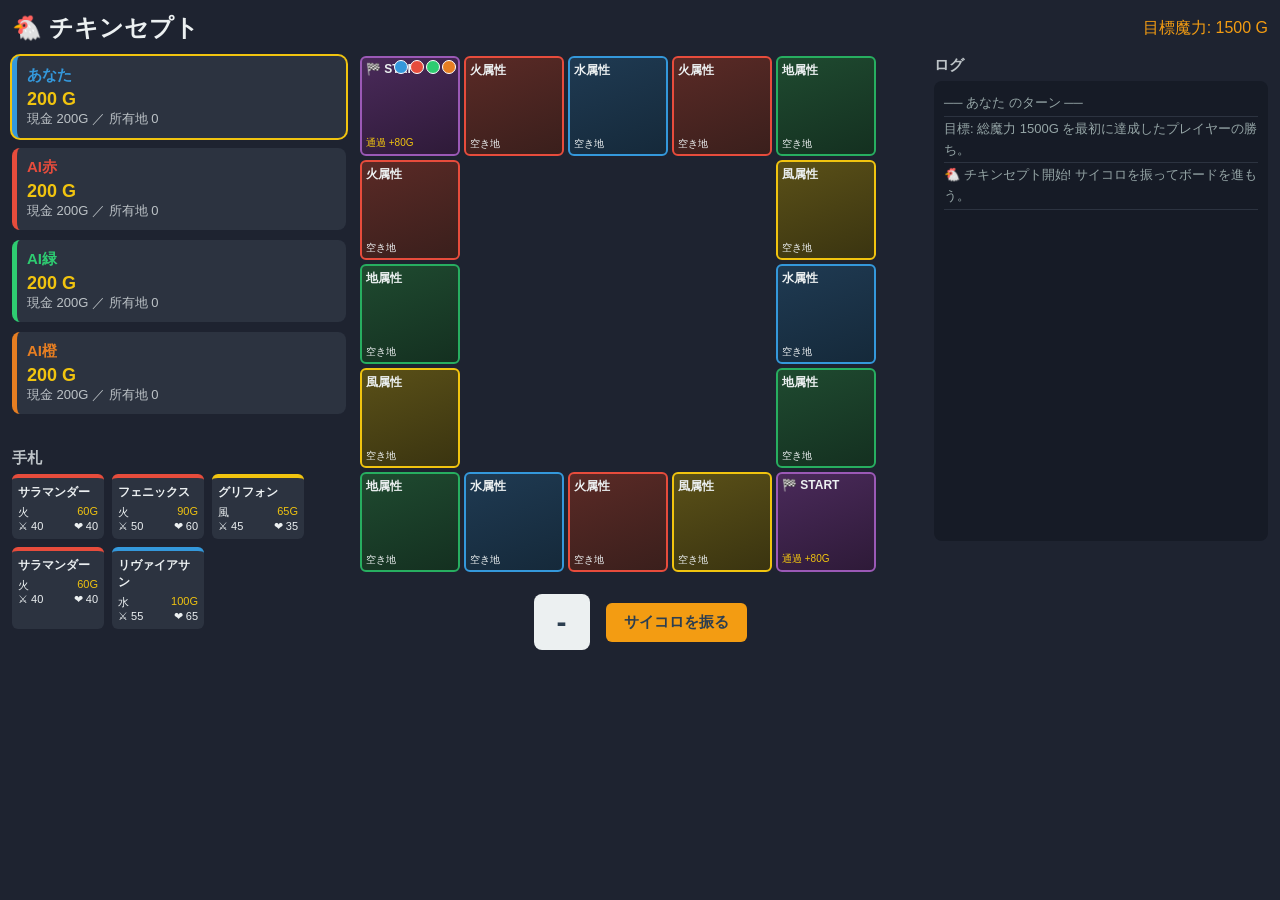
<file: offline-backup/index.html>
<!DOCTYPE html>
<html lang="ja">
<head>
  <meta charset="UTF-8">
  <meta name="viewport" content="width=device-width, initial-scale=1.0">
  <title>チキンセプト</title>
  <link rel="stylesheet" href="style.css">
</head>
<body>
  <header>
    <h1>🐔 チキンセプト</h1>
    <div id="goal">目標魔力: <span id="goalValue">1500</span> G</div>
  </header>

  <main>
    <!-- プレイヤー情報 -->
    <section id="players"></section>

    <!-- ボード -->
    <section id="boardWrap">
      <div id="board"></div>
      <div id="dice">
        <div id="dieFace">-</div>
        <button id="rollBtn">サイコロを振る</button>
      </div>
    </section>

    <!-- 手札 -->
    <section id="handWrap">
      <h2>手札</h2>
      <div id="hand"></div>
    </section>

    <!-- ログ -->
    <section id="logWrap">
      <h2>ログ</h2>
      <div id="log"></div>
    </section>
  </main>

  <!-- 選択ダイアログ -->
  <div id="overlay" class="hidden">
    <div id="dialog">
      <p id="dialogText"></p>
      <div id="dialogButtons"></div>
    </div>
  </div>

  <script src="game.js"></script>
</body>
</html>
</file>
<file: offline-backup/style.css>
* { box-sizing: border-box; margin: 0; padding: 0; }

:root {
  --fire:  #e74c3c;
  --water: #3498db;
  --earth: #27ae60;
  --wind:  #f1c40f;
  --start: #9b59b6;
  --neutral: #7f8c8d;
}

body {
  font-family: "Segoe UI", "Yu Gothic", "Meiryo", sans-serif;
  background: #1e2330;
  color: #ecf0f1;
  padding: 12px;
}

header {
  display: flex;
  align-items: center;
  justify-content: space-between;
  margin-bottom: 12px;
}
header h1 { font-size: 24px; }
#goal { font-size: 16px; color: #f39c12; }

main {
  display: grid;
  grid-template-columns: 1fr 560px 1fr;
  grid-template-areas:
    "players board log"
    "hand    board log";
  gap: 14px;
  align-items: start;
}

#players { grid-area: players; display: flex; flex-direction: column; gap: 10px; }
#boardWrap { grid-area: board; }
#handWrap { grid-area: hand; }
#logWrap { grid-area: log; }

/* プレイヤーパネル */
.player-card {
  background: #2c3340;
  border-radius: 8px;
  padding: 10px;
  border-left: 5px solid var(--neutral);
}
.player-card.active { box-shadow: 0 0 0 2px #f1c40f; }
.player-card h3 { font-size: 15px; margin-bottom: 4px; }
.player-card .stat { font-size: 13px; color: #bdc3c7; }
.player-card .magic { font-size: 18px; font-weight: bold; color: #f1c40f; }

/* ボード */
#board {
  display: grid;
  grid-template-columns: repeat(5, 100px);
  grid-template-rows: repeat(5, 100px);
  gap: 4px;
  width: 524px;
  height: 524px;
}
.cell {
  border-radius: 6px;
  padding: 4px;
  font-size: 11px;
  display: flex;
  flex-direction: column;
  justify-content: space-between;
  position: relative;
  background: #2c3340;
  border: 2px solid transparent;
  overflow: hidden;
}
.cell.fire  { background: linear-gradient(160deg,#5a2a26,#3a1f1c); border-color: var(--fire); }
.cell.water { background: linear-gradient(160deg,#1f3a52,#15293a); border-color: var(--water); }
.cell.earth { background: linear-gradient(160deg,#1f4a30,#143020); border-color: var(--earth); }
.cell.wind  { background: linear-gradient(160deg,#5a5018,#3a3410); border-color: var(--wind); }
.cell.start { background: linear-gradient(160deg,#4a2a5a,#2e1a38); border-color: var(--start); }
.cell .cell-el { font-weight: bold; font-size: 12px; }
.cell .cell-owner { font-size: 10px; line-height: 1.3; }
.cell .cell-creature { font-size: 10px; color: #ecf0f1; font-weight: bold; }
.cell .cell-toll { font-size: 10px; color: #f1c40f; }
.cell .tokens { position: absolute; top: 2px; right: 2px; display: flex; gap: 2px; }
.token { width: 14px; height: 14px; border-radius: 50%; border: 1px solid #fff; }

/* ダイス */
#dice {
  margin-top: 14px;
  display: flex;
  align-items: center;
  gap: 16px;
  justify-content: center;
}
#dieFace {
  width: 56px; height: 56px;
  background: #ecf0f1; color: #2c3e50;
  border-radius: 8px;
  display: flex; align-items: center; justify-content: center;
  font-size: 30px; font-weight: bold;
}
button {
  background: #f39c12; color: #2c3e50;
  border: none; border-radius: 6px;
  padding: 10px 18px; font-size: 15px; font-weight: bold;
  cursor: pointer;
}
button:hover { background: #f1c40f; }
button:disabled { background: #555c66; color: #888; cursor: not-allowed; }

/* 手札 */
#hand { display: flex; flex-wrap: wrap; gap: 8px; }
.card {
  width: 92px;
  background: #2c3340;
  border-radius: 6px;
  border-top: 4px solid var(--neutral);
  padding: 6px;
  font-size: 11px;
  cursor: pointer;
  transition: transform .1s;
}
.card.fire { border-color: var(--fire); }
.card.water { border-color: var(--water); }
.card.earth { border-color: var(--earth); }
.card.wind { border-color: var(--wind); }
.card:hover { transform: translateY(-4px); }
.card.disabled { opacity: .4; cursor: not-allowed; }
.card .card-name { font-weight: bold; margin-bottom: 4px; font-size: 12px; }
.card .card-stat { display: flex; justify-content: space-between; }
.card .card-cost { color: #f1c40f; }

/* ログ */
#log {
  background: #161b26;
  border-radius: 8px;
  padding: 10px;
  height: 460px;
  overflow-y: auto;
  font-size: 13px;
  line-height: 1.6;
}
#log .entry { border-bottom: 1px solid #2c3340; padding: 2px 0; }
#log .battle { color: #e67e22; }
#log .win { color: #2ecc71; font-weight: bold; }
#log .system { color: #95a5a6; }

h2 { font-size: 15px; margin-bottom: 6px; color: #bdc3c7; }

/* ダイアログ */
#overlay {
  position: fixed; inset: 0;
  background: rgba(0,0,0,.7);
  display: flex; align-items: center; justify-content: center;
  z-index: 100;
}
#overlay.hidden { display: none; }
#dialog {
  background: #2c3340;
  border-radius: 10px;
  padding: 24px;
  max-width: 520px;
  text-align: center;
}
#dialogText { font-size: 16px; margin-bottom: 18px; line-height: 1.5; white-space: pre-line; }
#dialogButtons { display: flex; flex-wrap: wrap; gap: 10px; justify-content: center; }
</file>
